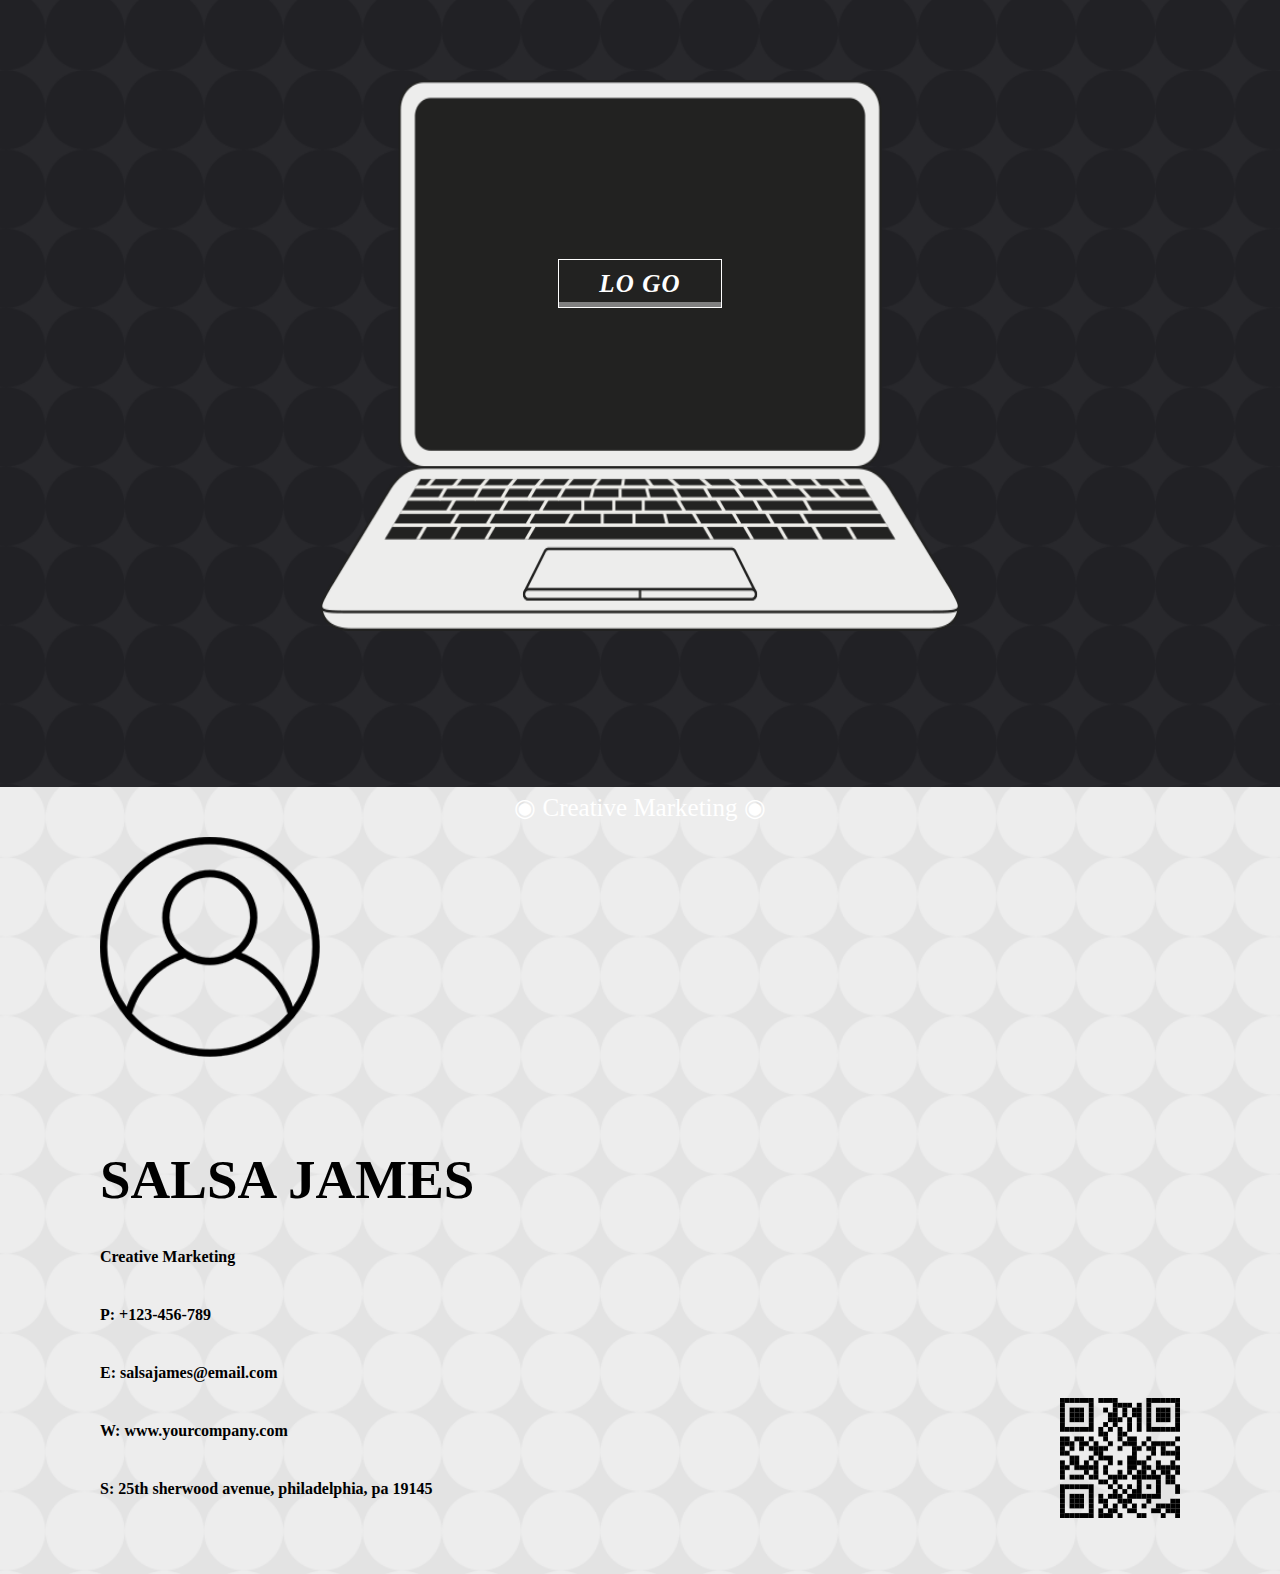
<file: index.html>
<!DOCTYPE html>
<html lang="en">
<head>
    <meta charset="UTF-8">
    <link rel="stylesheet" href="style.css">
    <link href="https://cdn.jsdelivr.net/npm/bootstrap@5.1.1/dist/css/bootstrap.min.css" rel="stylesheet" integrity="sha384-F3w7mX95PdgyTmZZMECAngseQB83DfGTowi0iMjiWaeVhAn4FJkqJByhZMI3AhiU" crossorigin="anonymous">
    <meta name="viewport" content="width=device-width, initial-scale=1, maximum-scale=1"> 
    <title>Vizitka</title>
</head>
<body>
    <div id="container">
        <header class="header">
                <img class="images" src="../Images/Laptop.png" alt="Laptop">
                <p>◉ Creative Marketing ◉</p>
            <div class="laptop">
                <a href="#" class="header_button">LO GO</a>
            </div>
        </header>
        <div id="container">
            <div class="main">
                <img class="main_images" src="../Images/Profile.png" alt="Laptop">
                <div class="txt">
                    <h1>SALSA JAMES</h1>
                        <p>Creative Marketing</p>
                        <span><p>P:  +123-456-789 </p></span>
                        <span><p>E:  salsajames@email.com <div>
                            <img class="main_images2" src="../Images/QR Scan.png" alt="Laptop" width="120px" height="120px">
                            </div></p></span>
                        <span><p>W:  www.yourcompany.com</p></span>
                        <span><p>S:  25th sherwood avenue,
                            philadelphia, pa 19145</p></span>
                </div>
            </div>
        </div>
    </div>
</body>
</html>
</file>
<file: style.css>
html,
body {
    padding: 0;
    margin: 0;
}

.header {
    background-image: url(Images/background1.png);
    background-size: cover;
    width: 100%;
    height: 787px;
    display: flex;
    justify-content: center;
}

.header p {
    position:absolute;
    padding-top:50%;
    color: white;
    font-size: 25px;
}

.laptop {
    position: absolute;
    padding-top: 270px;
}

.laptop a{
    text-decoration: none;
    box-sizing: border-box;
    border: 1px solid white;
    color: white;
    font-size: 25px;
    font-style: italic;
    font-weight: 600;
    letter-spacing: 1.2px;
    padding: 10px 40px;
    box-shadow: inset 0 -5px 0 gray;
}

.laptop a:hover {
    color: black;
    box-shadow: inset 0 -60px 0 gray, 2px 2px 3px rgba(0, 0, 0, 0.3);
    -webkit-transition: 0.7s ease-in-out
}

.images {
    width: 50%;
    height: 70%;
    margin: 80px;
}

.main{
    background-image: url(Images/background2.png);
    background-size: cover;
    width: 100%;
    height: 787px;
    display: inline-block;
    justify-content: center;
}

.main .main_images2 {
    position: grid;
    float: right;
}

.main .main_images {
    margin-top: 50px;
    margin-left: 100px;
    width: 220px;
    height: 220px;
}

.txt {
   padding-left: 100px;
   padding-right: 100px;
   padding-top: 50px;
}

.txt h1 {
    font-size: 55px;
}

.txt p{
    font-weight: 700;
}

.txt span p{
    margin-top: 40px;
}

/* media запросы */

@media screen and (min-width: 1681px) and (max-width: 1920px){
    .header{
        width: 100%;
    }
    .header p{
        padding-top: 40%;
    }
}

@media screen and(min-width: 1441px) and (max-width: 1680px){
    .header p{
        padding-top: 27%;
    }
}

@media screen and (min-width: 1201px) and (max-width: 1440px){
    .header p{
        padding-top: 60%;
        position: absolute;
    }
}

@media screen and (min-width: 1025px) and (max-width: 1200px){
    .header p{
        padding-top: 70%;
        position: absolute;
    }
}

@media screen and (min-width: 769px) and (max-width: 1024px) {
    .header p{
        padding-top: 95%;
        position: absolute;
    }

    .images {
        width: 600px;
        height: 500px;
        padding-top: 50px;
    }
}

@media screen and (min-width: 481px) and (max-width: 768px) {
    
    .header p{
        padding-top: 150%;
        position: absolute;
    }

    .images {
        width: 400px;
        height: 400px;
        padding-top: 100px;
    }

    .main .main_images{
        margin-left: 135px;
    }

    .txt h1 {
        font-size: 35px;
        margin-left: 35px;
    }

    .txt {
        padding-left: 100px;
        padding-right: 50px;
        padding-top: 20px;
    }

    .txt .main_images2 {
        position: absolute;
        top: 1445px;
        left: 190px;
    }

    .txt p{
        font-weight: 700;
        margin-left: 70px;
    }
    
    .txt span p{
        margin-top: 40px;
        margin-left: 70px;
    }

}

@media (min-width: 320px) and (max-width: 480px) {
    .header p{
        padding-top: 220%;
        position: absolute;
    }

    .images {
        width: 300px;
        height: 300px;
        padding-top: 100px;
    }

    .laptop a{
        padding: 10px 40px;
        font-size: 20px;
        position: absolute;
        top: 220px;
        right: -60px;
        
    }

    .txt h1 {
        font-size: 25px;
        margin-left: 25px;
    }

    .txt {
        padding-left: 60px;
        padding-right: 50px;
        padding-top: 20px;
    }

    .main .main_images {
        width: 120px;
        height: 100px;
    }

    .txt .main_images2 {
        position: absolute;
        top: 1375px;
        left: 120px;
        width: 100px;
        height: 100px;
    }

    .txt p{
        font-weight: 700;
        margin-left: 30px;
    }
    
    .txt span p{
        margin-top: 30px;
        margin-left: 30px;
    }
}
</file>
